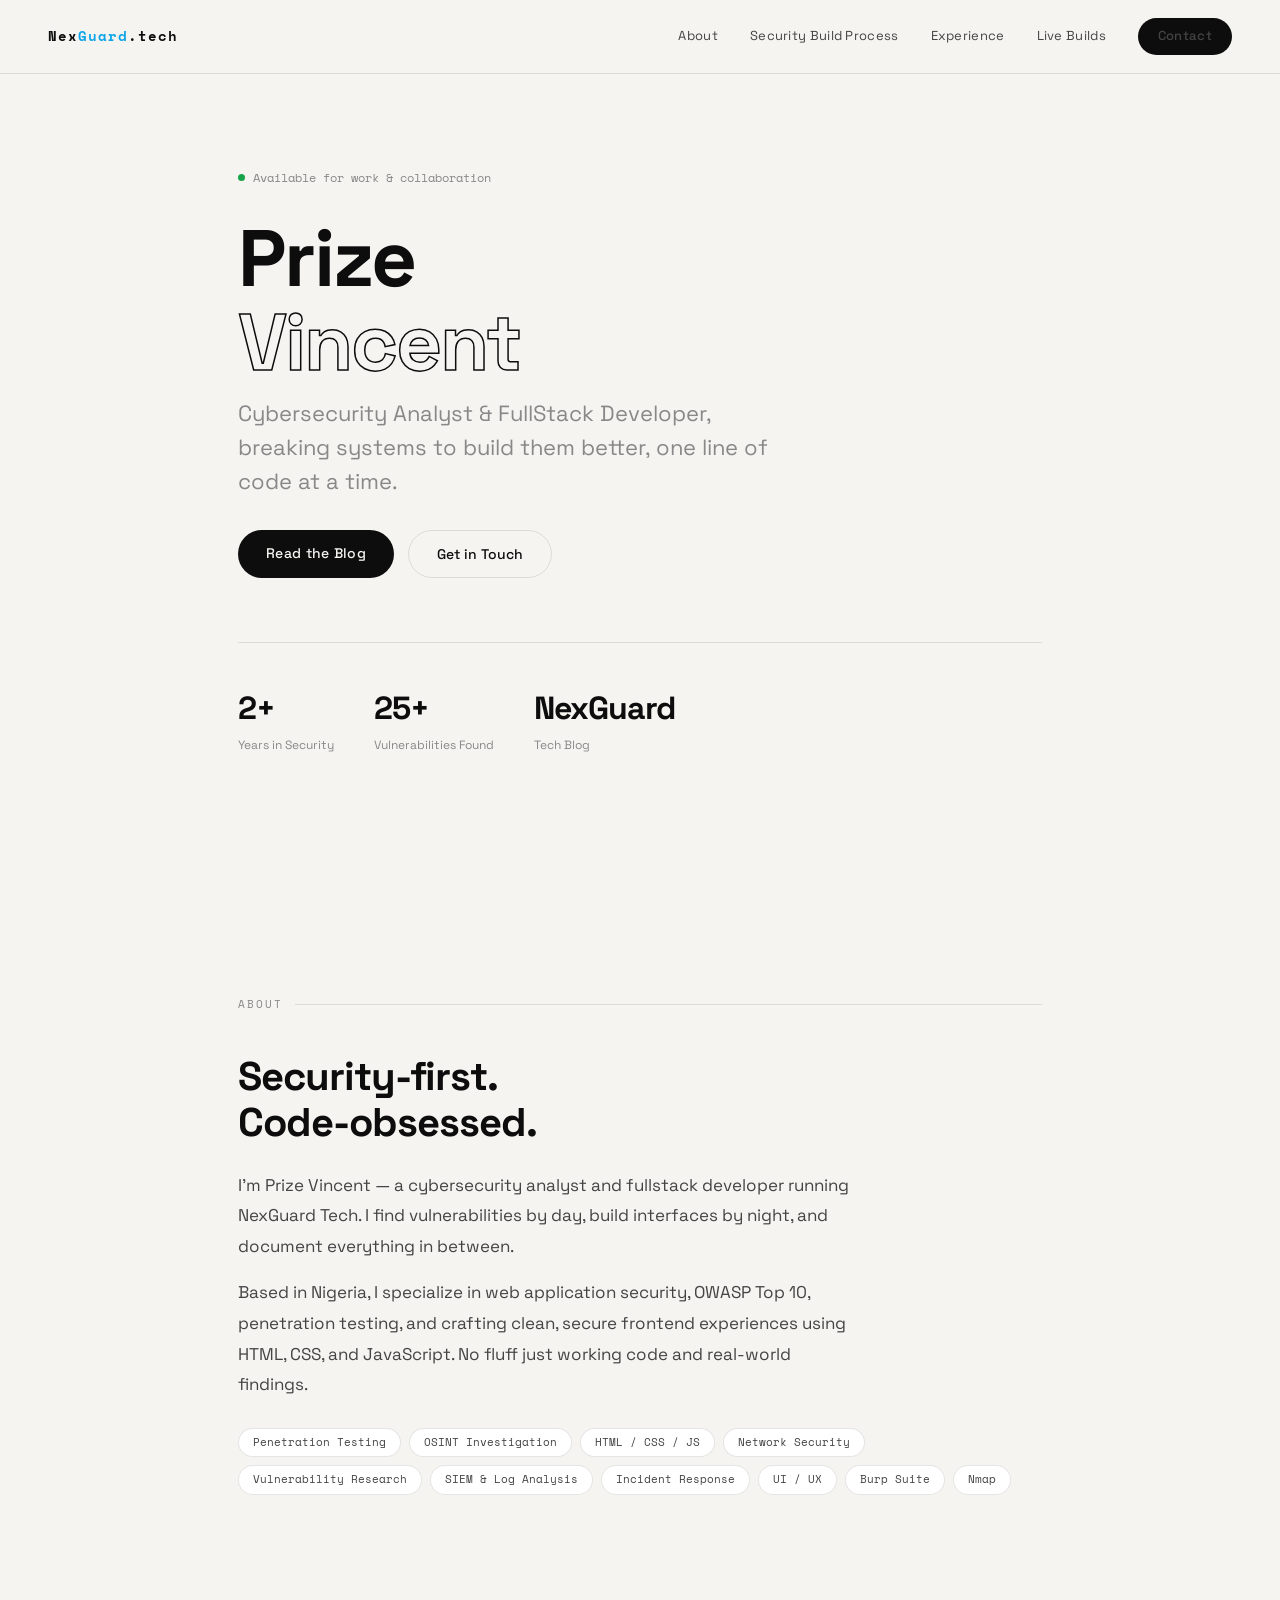
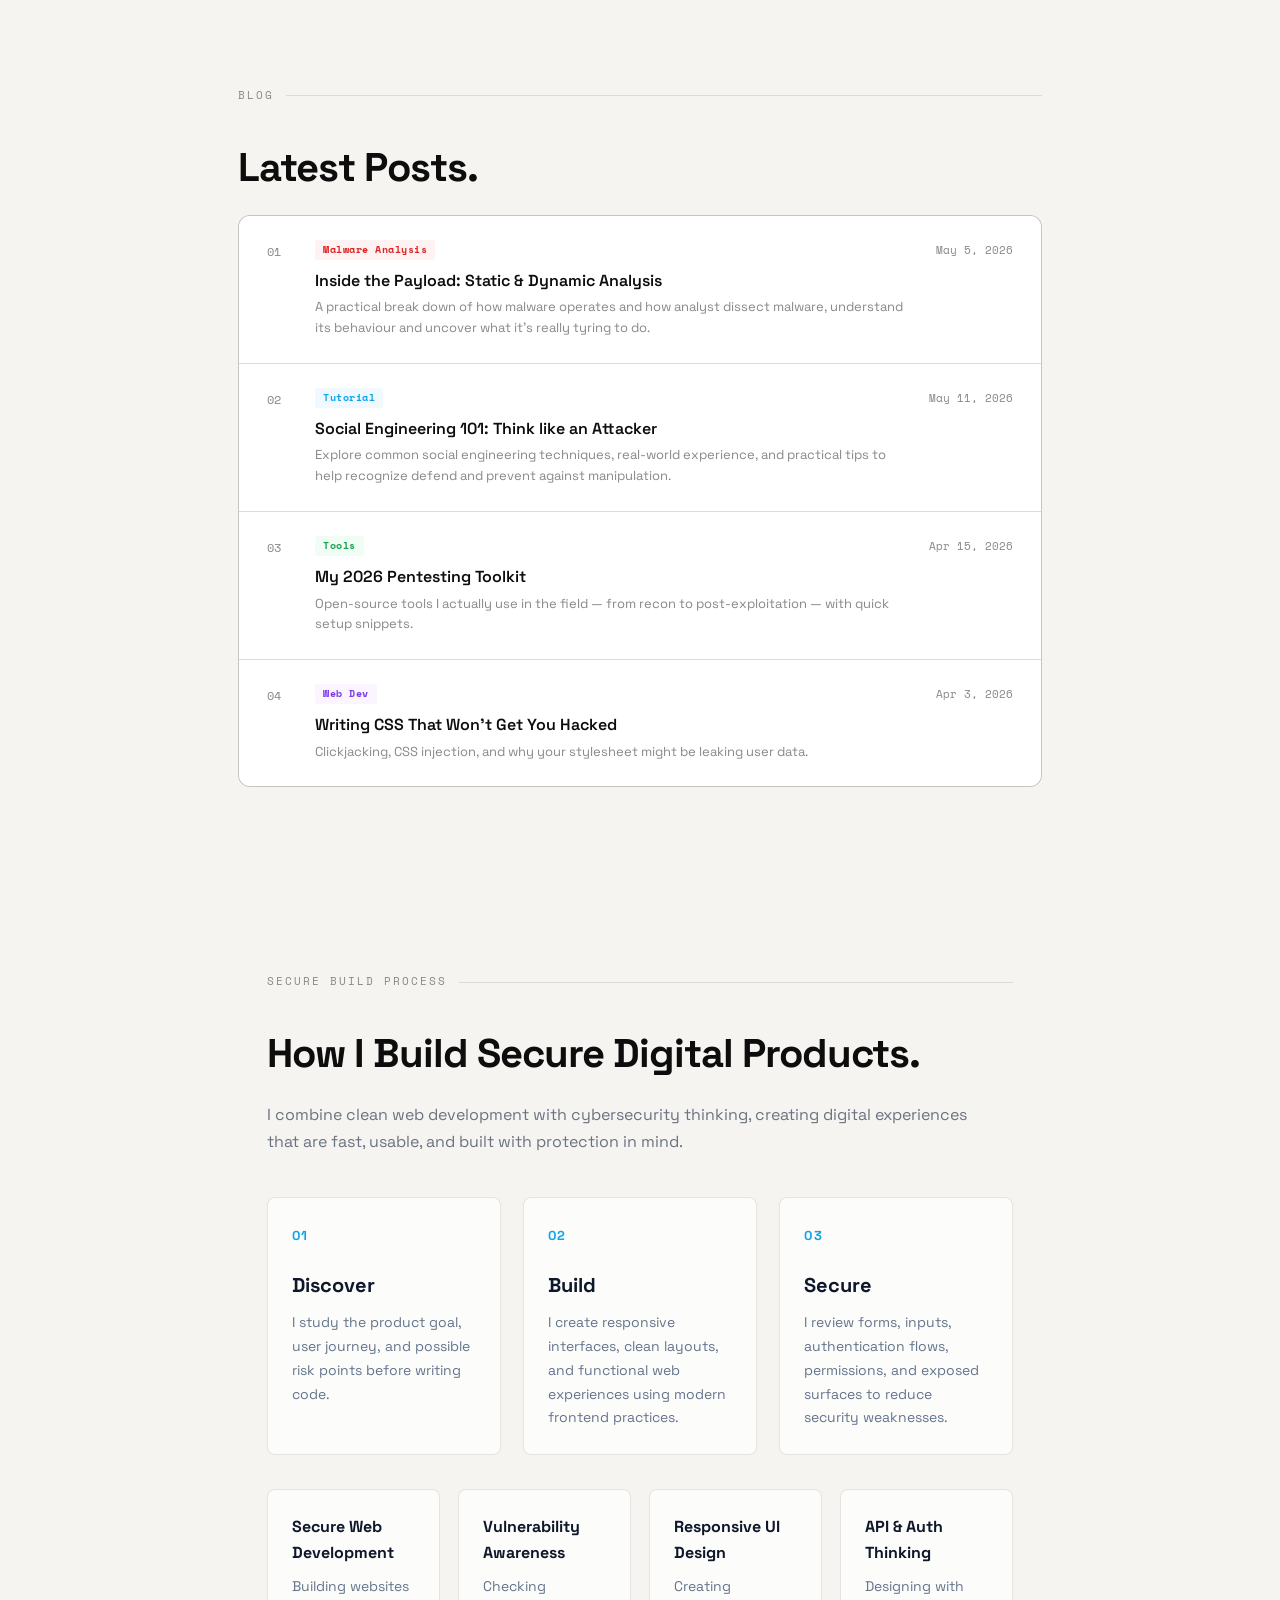
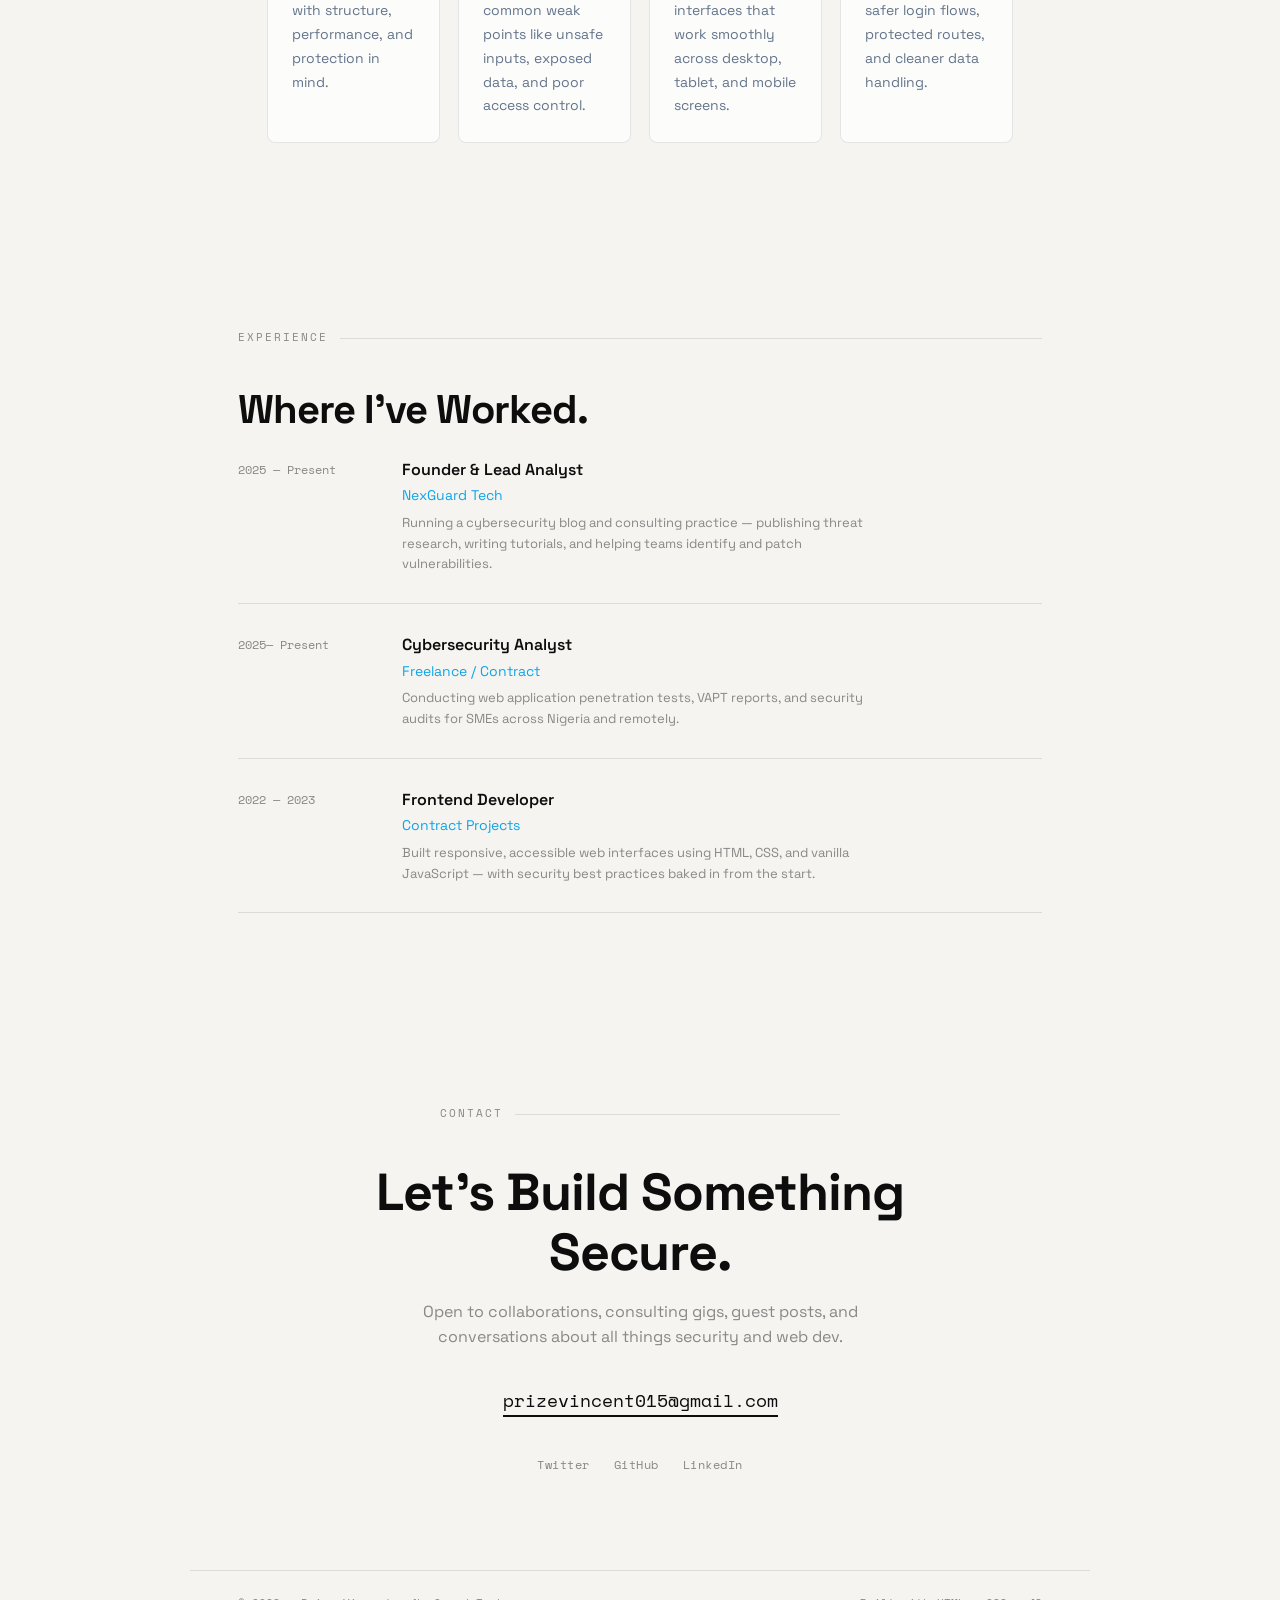
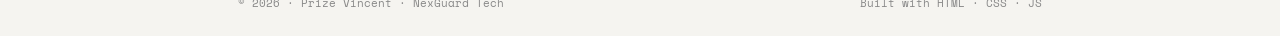
<file: My Portfolio/index.html>
<!DOCTYPE html>
<html lang="en">
<head>
<meta charset="UTF-8"/>
<meta name="viewport" content="width=device-width, initial-scale=1.0"/>
<title>Prize Vincent — NexGuard Tech</title>
<link rel="preconnect" href="https://fonts.googleapis.com"/>
<link href="https://fonts.googleapis.com/css2?family=Space+Grotesk:wght@300;400;500;600;700&family=Space+Mono:wght@400;700&display=swap" rel="stylesheet"/>
<link rel="stylesheet" href="style.css"/>
</head>
<body>

<!-- NAV -->
<nav>
  <a class="nav-logo" href="#hero">Nex<span>Guard</span>.tech</a>
  <div class="nav-links">
    <a href="#about">About</a>
    <a href="#code">Security Build Process</a>
    <a href="#experience">Experience</a>
    <a href="live-builds.html">Live Builds</a>
    <a href="#contact" class="nav-cta">Contact</a>
  </div>
</nav>

<!-- HERO -->
<section id="hero">
  <div class="hero-tag">
    <span class="hero-dot"></span>
    Available for work &amp; collaboration
  </div>
  <h1 class="hero-name">Prize<br><em>Vincent</em></h1>
  <p class="hero-sub">Cybersecurity Analyst &amp; FullStack Developer, breaking systems to build them better, one line of code at a time.</p>
  <div class="hero-actions">
    <a href="#blog" class="btn-primary">Read the Blog</a>
    <a href="#contact" class="btn-ghost">Get in Touch</a>
  </div>
  <div class="hero-stats">
    <div>
      <div class="stat-num">2+</div>
      <div class="stat-label">Years in Security</div>
    </div>
    <div>
      <div class="stat-num">25+</div>
      <div class="stat-label">Vulnerabilities Found</div>
    </div>
    <div>
      <div class="stat-num">NexGuard</div>
      <div class="stat-label">Tech Blog</div>
    </div>
  </div>
</section>

<!-- ABOUT -->
<section id="about">
  <div class="section-label">About</div>
  <h2 class="section-title">Security-first.<br>Code-obsessed.</h2>
  <p>I'm Prize Vincent — a cybersecurity analyst and fullstack developer running NexGuard Tech. I find vulnerabilities by day, build interfaces by night, and document everything in between.</p>
  <p>Based in Nigeria, I specialize in web application security, OWASP Top 10, penetration testing, and crafting clean, secure frontend experiences using HTML, CSS, and JavaScript. No fluff just working code and real-world findings.</p>
  <div class="about-chips">
    <span class="chip">Penetration Testing</span>
    <span class="chip">OSINT Investigation</span>
    <span class="chip">HTML / CSS / JS</span>
    <span class="chip">Network Security</span>
    <span class="chip">Vulnerability Research</span>
    <span class="chip">SIEM & Log Analysis</span>
    <span class="chip">Incident Response</span>
    <span class="chip">UI / UX</span>
    <span class="chip">Burp Suite</span>
    <span class="chip">Nmap</span>
  </div>
</section>

<!-- BLOG -->
<section id="blog">
  <div class="section-label">Blog</div>
  <h2 class="section-title">Latest Posts.</h2>
  <div class="posts-grid">
    <div class="post-item">
      <span class="post-num">01</span>
      <div class="post-body">
        <div class="post-tags"><span class="tag threat">Malware Analysis</span></div>
        <div class="post-title">Inside the Payload: Static & Dynamic Analysis</div>
        <div class="post-excerpt">A practical break down of how malware operates and how analyst dissect malware, understand its behaviour and uncover what it's really tyring to do.</div>
      </div>
      <span class="post-date">May 5, 2026</span>
    </div>
    <div class="post-item">
      <span class="post-num">02</span>
      <div class="post-body">
        <div class="post-tags"><span class="tag tutorial">Tutorial</span></div>
        <div class="post-title">Social Engineering 101: Think like an Attacker</div>
        <div class="post-excerpt">Explore common social engineering techniques, real-world experience, and practical tips to help recognize defend and prevent against manipulation.</div>
      </div>
      <span class="post-date">May 11, 2026</span>
    </div>
    <div class="post-item">
      <span class="post-num">03</span>
      <div class="post-body">
        <div class="post-tags"><span class="tag tools">Tools</span></div>
        <div class="post-title">My 2026 Pentesting Toolkit</div>
        <div class="post-excerpt">Open-source tools I actually use in the field — from recon to post-exploitation — with quick setup snippets.</div>
      </div>
      <span class="post-date">Apr 15, 2026</span>
    </div>
    <div class="post-item">
      <span class="post-num">04</span>
      <div class="post-body">
        <div class="post-tags"><span class="tag web">Web Dev</span></div>
        <div class="post-title">Writing CSS That Won't Get You Hacked</div>
        <div class="post-excerpt">Clickjacking, CSS injection, and why your stylesheet might be leaking user data.</div>
      </div>
      <span class="post-date">Apr 3, 2026</span>
    </div>
  </div>
</section>

<!-- SECURE BUILD PROCESS -->
<section id="code" class="secure-build">
  <div class="section-label">Secure Build Process</div>
  <h2 class="section-title">How I Build Secure Digital Products.</h2>
  <p class="code-intro">
    I combine clean web development with cybersecurity thinking, creating digital experiences that are fast, usable, and built with protection in mind.
  </p>

  <div class="build-flow">
    <div class="build-step">
      <span class="step-number">01</span>
      <h3>Discover</h3>
      <p>
        I study the product goal, user journey, and possible risk points before writing code.
      </p>
    </div>

    <div class="build-step">
      <span class="step-number">02</span>
      <h3>Build</h3>
      <p>
        I create responsive interfaces, clean layouts, and functional web experiences using modern frontend practices.
      </p>
    </div>

    <div class="build-step">
      <span class="step-number">03</span>
      <h3>Secure</h3>
      <p>
        I review forms, inputs, authentication flows, permissions, and exposed surfaces to reduce security weaknesses.
      </p>
    </div>
  </div>

  <div class="security-grid">
    <div class="security-card">
      <h4>Secure Web Development</h4>
      <p>Building websites with structure, performance, and protection in mind.</p>
    </div>

    <div class="security-card">
      <h4>Vulnerability Awareness</h4>
      <p>Checking common weak points like unsafe inputs, exposed data, and poor access control.</p>
    </div>

    <div class="security-card">
      <h4>Responsive UI Design</h4>
      <p>Creating interfaces that work smoothly across desktop, tablet, and mobile screens.</p>
    </div>

    <div class="security-card">
      <h4>API & Auth Thinking</h4>
      <p>Designing with safer login flows, protected routes, and cleaner data handling.</p>
    </div>
  </div>
</section>


<!-- EXPERIENCE -->
<section id="experience">
  <div class="section-label">Experience</div>
  <h2 class="section-title">Where I've Worked.</h2>
  <div class="exp-list">
    <div class="exp-item">
      <div class="exp-date">2025 — Present</div>
      <div>
        <div class="exp-role">Founder &amp; Lead Analyst</div>
        <div class="exp-company">NexGuard Tech</div>
        <div class="exp-desc">Running a cybersecurity blog and consulting practice — publishing threat research, writing tutorials, and helping teams identify and patch vulnerabilities.</div>
      </div>
    </div>
    <div class="exp-item">
      <div class="exp-date">2025— Present</div>
      <div>
        <div class="exp-role">Cybersecurity Analyst</div>
        <div class="exp-company">Freelance / Contract</div>
        <div class="exp-desc">Conducting web application penetration tests, VAPT reports, and security audits for SMEs across Nigeria and remotely.</div>
      </div>
    </div>
    <div class="exp-item">
      <div class="exp-date">2022 — 2023</div>
      <div>
        <div class="exp-role">Frontend Developer</div>
        <div class="exp-company">Contract Projects</div>
        <div class="exp-desc">Built responsive, accessible web interfaces using HTML, CSS, and vanilla JavaScript — with security best practices baked in from the start.</div>
      </div>
    </div>
  </div>
</section>

<!-- CONTACT -->
<section id="contact">
  <div class="section-label" style="justify-content:center; max-width:400px; margin:0 auto 40px;">Contact</div>
  <h2 class="section-title" style="max-width:560px; margin:0 auto 16px;">Let's Build Something Secure.</h2>
  <p>Open to collaborations, consulting gigs, guest posts, and conversations about all things security and web dev.</p>
  <a href="mailto:hello@nexguardtech.com" class="contact-email">prizevincent015@gmail.com</a>
  <div class="social-links">
    <a href="#">Twitter</a>
    <a href="#">GitHub</a>
    <a href="#">LinkedIn</a>
  </div>
</section>

<!-- FOOTER -->
<footer>
  <span>© 2026 · Prize Vincent · NexGuard Tech</span>
  <span>Built with HTML · CSS · JS</span>
</footer>

<script>
function cp(btn, id) {
  const el = document.getElementById(id);
  let text = el.value;
  text = text.replace(/&lt;/g,'<').replace(/&gt;/g,'>').replace(/&amp;/g,'&');
  if (navigator.clipboard) {
    navigator.clipboard.writeText(text).then(() => flash(btn));
  } else {
    el.select(); document.execCommand('copy'); flash(btn);
  }
}
function flash(btn) {
  btn.textContent = 'Copied!';
  btn.classList.add('ok');
  setTimeout(() => { btn.textContent = 'Copy'; btn.classList.remove('ok'); }, 2000);
}
</script>
</body>
</html>
</file>
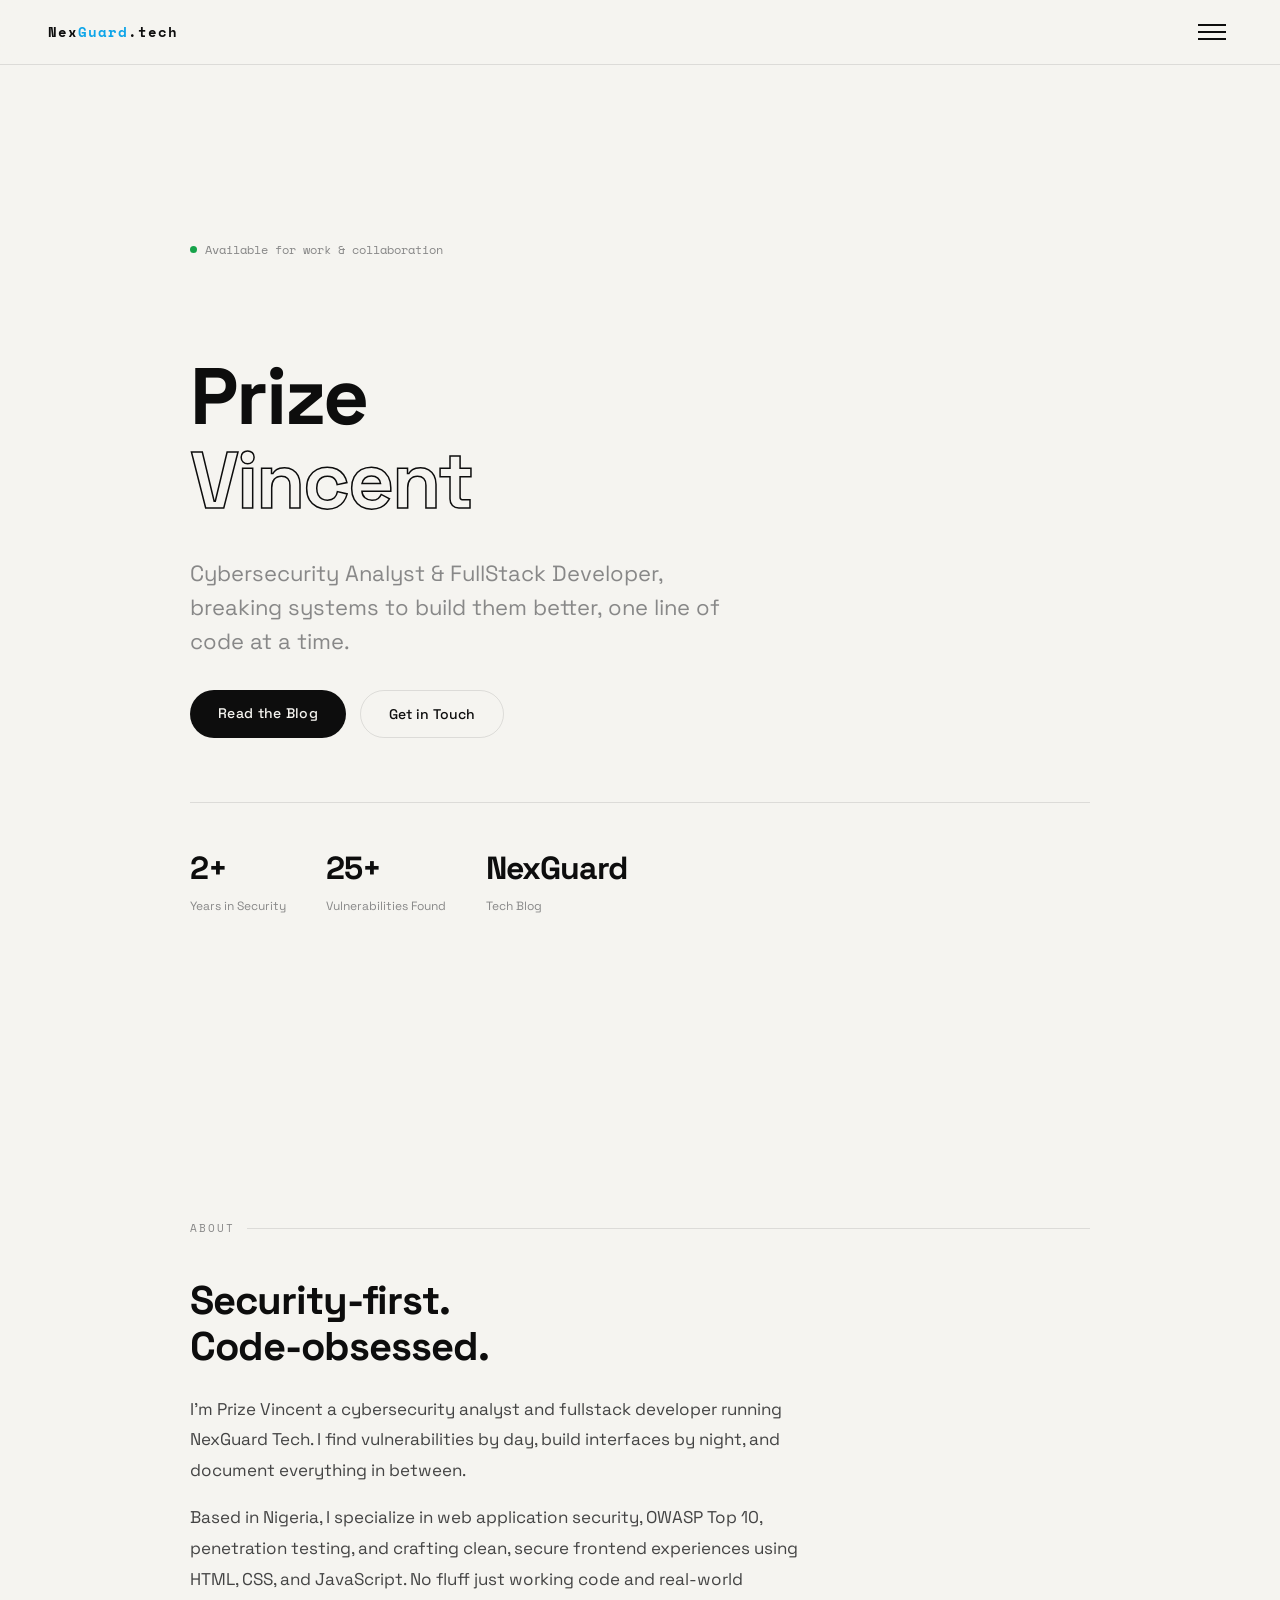
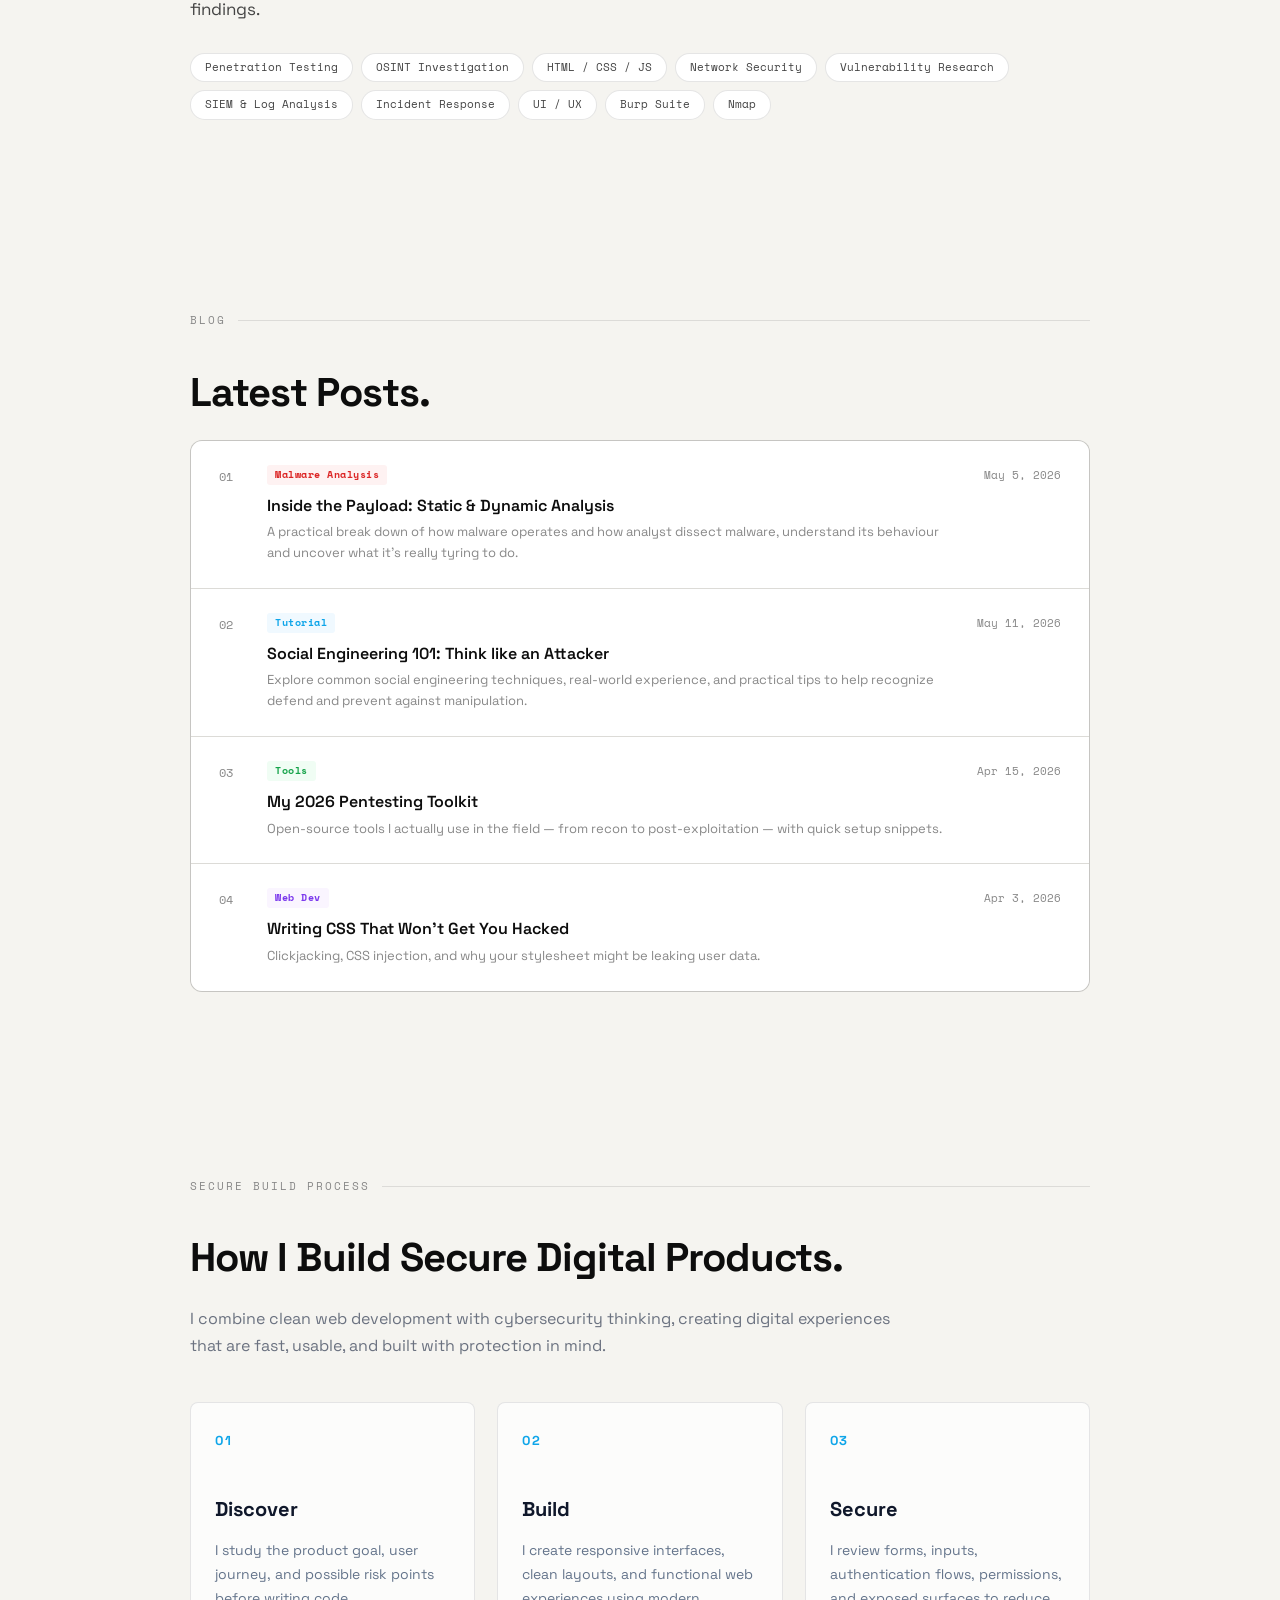
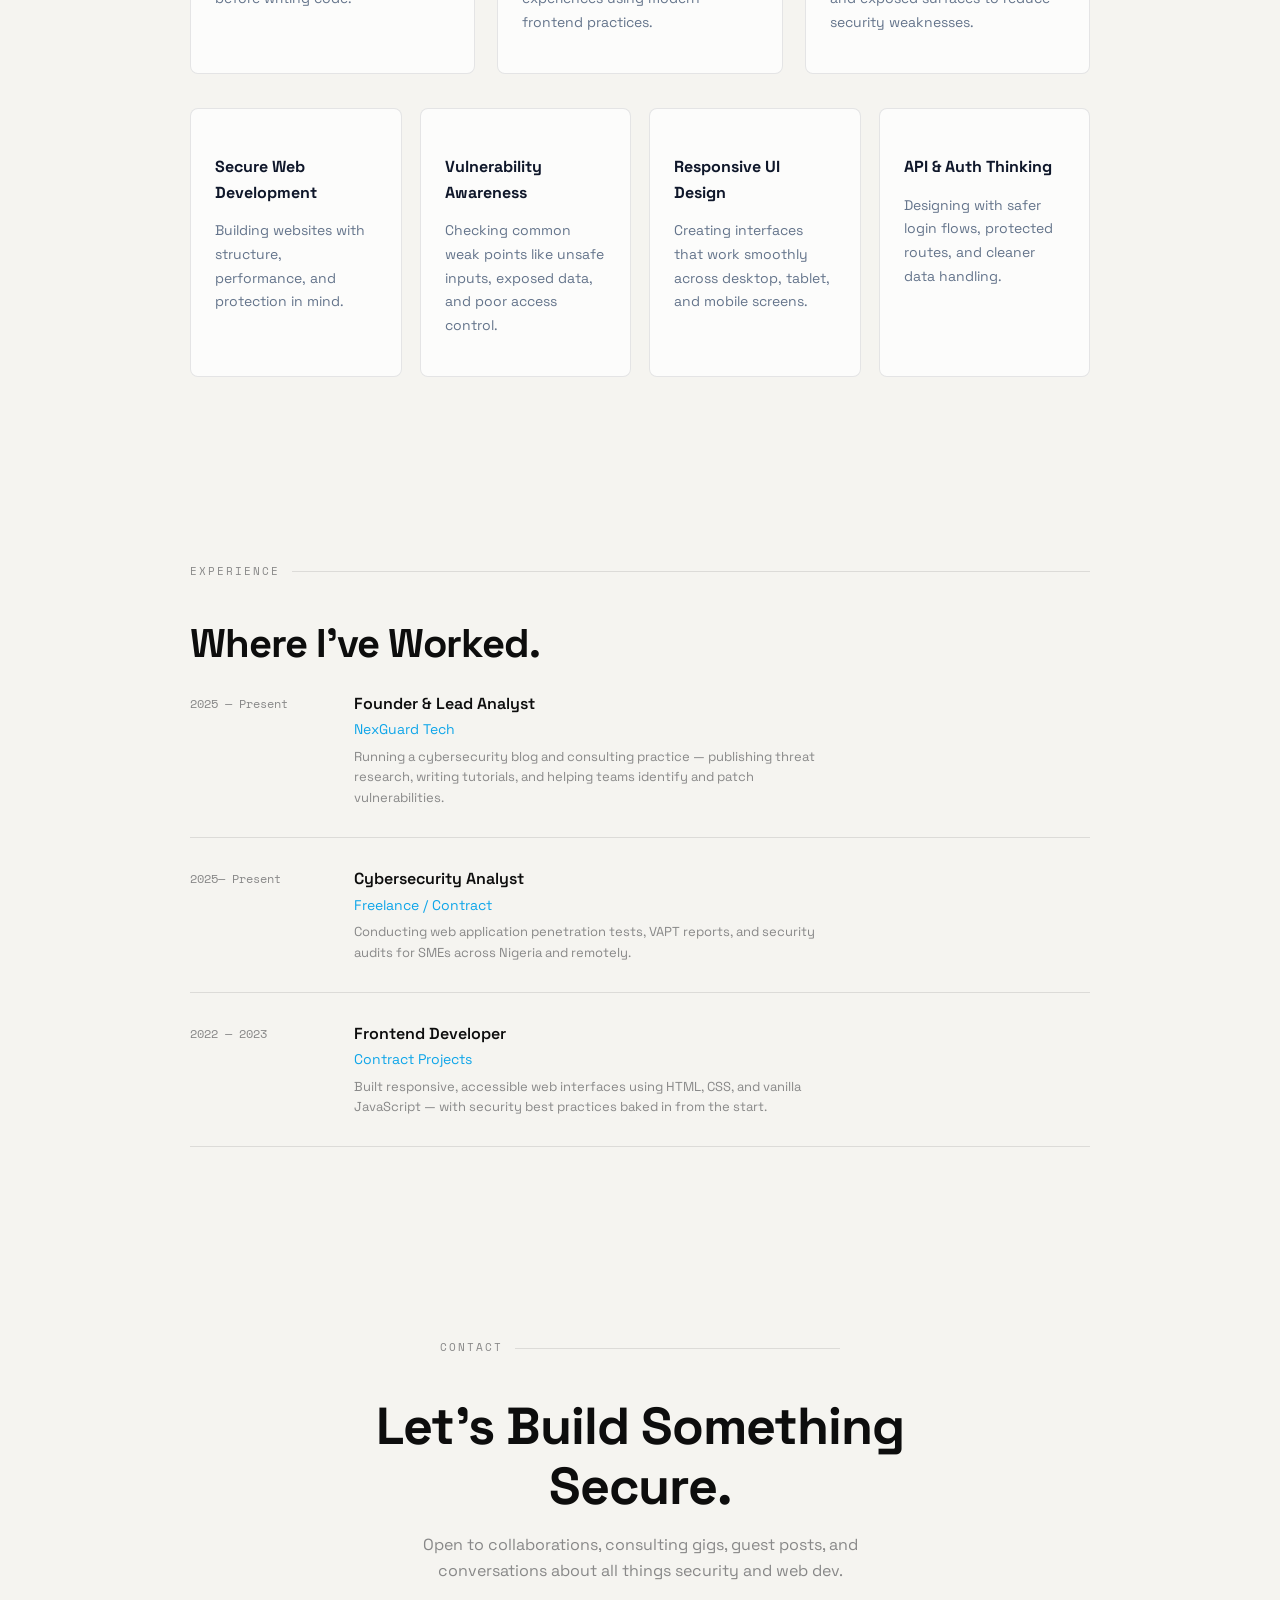
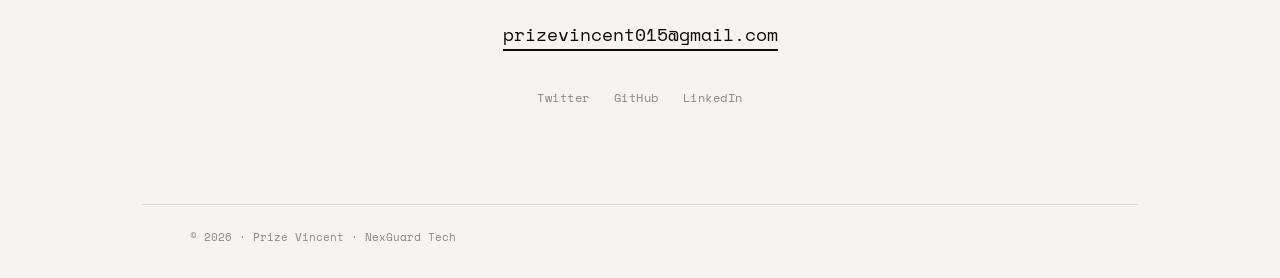
<file: CODING folders/My Portfolio/index.html>
<!DOCTYPE html>
<html lang="en">
<head>
<meta charset="UTF-8"/>
<meta name="viewport" content="width=device-width, initial-scale=1.0"/>
<title>NexGuard Tech</title>
<link rel="preconnect" href="https://fonts.googleapis.com"/>
<link href="https://fonts.googleapis.com/css2?family=Space+Grotesk:wght@300;400;500;600;700&family=Space+Mono:wght@400;700&display=swap" rel="stylesheet"/>
<link rel="stylesheet" href="style.css"/>
</head>
<body>
<!-- NAV -->
<nav>
  <a class="nav-logo" href="#hero">Nex<span>Guard</span>.tech</a>

  <button class="menu-toggle" aria-label="Open menu">
    <span></span>
    <span></span>
    <span></span>
  </button>

  <div class="nav-links">
    <a href="#about">About</a>
    <a href="#code">Security Build Process</a>
    <a href="#experience">Experience</a>
    <a href="live-builds.html">Live Builds</a>
    <a href="#contact" class="nav-cta">Contact</a>
  </div>
</nav>


<!-- HERO -->
<section id="hero">
  <div class="hero-tag">
    <span class="hero-dot"></span>
    Available for work &amp; collaboration
  </div>
  <h1 class="hero-name">Prize<br><em>Vincent</em></h1>
  <p class="hero-sub">Cybersecurity Analyst &amp; FullStack Developer, breaking systems to build them better, one line of code at a time.</p>
  <div class="hero-actions">
    <a href="#blog" class="btn-primary">Read the Blog</a>
    <a href="#contact" class="btn-ghost">Get in Touch</a>
  </div>
  <div class="hero-stats">
    <div>
      <div class="stat-num">2+</div>
      <div class="stat-label">Years in Security</div>
    </div>
    <div>
      <div class="stat-num">25+</div>
      <div class="stat-label">Vulnerabilities Found</div>
    </div>
    <div>
      <div class="stat-num">NexGuard</div>
      <div class="stat-label">Tech Blog</div>
    </div>
  </div>
</section>

<!-- ABOUT -->
<section id="about">
  <div class="section-label">About</div>
  <h2 class="section-title">Security-first.<br>Code-obsessed.</h2>
  <p>I'm Prize Vincent a cybersecurity analyst and fullstack developer running NexGuard Tech. I find vulnerabilities by day, build interfaces by night, and document everything in between.</p>
  <p>Based in Nigeria, I specialize in web application security, OWASP Top 10, penetration testing, and crafting clean, secure frontend experiences using HTML, CSS, and JavaScript. No fluff just working code and real-world findings.</p>
  <div class="about-chips">
    <span class="chip">Penetration Testing</span>
    <span class="chip">OSINT Investigation</span>
    <span class="chip">HTML / CSS / JS</span>
    <span class="chip">Network Security</span>
    <span class="chip">Vulnerability Research</span>
    <span class="chip">SIEM & Log Analysis</span>
    <span class="chip">Incident Response</span>
    <span class="chip">UI / UX</span>
    <span class="chip">Burp Suite</span>
    <span class="chip">Nmap</span>
  </div>
</section>

<!-- BLOG -->
<section id="blog">
  <div class="section-label">Blog</div>
  <h2 class="section-title">Latest Posts.</h2>
  <div class="posts-grid">
    <div class="post-item">
      <span class="post-num">01</span>
      <div class="post-body">
        <div class="post-tags"><span class="tag threat">Malware Analysis</span></div>
        <div class="post-title">Inside the Payload: Static & Dynamic Analysis</div>
        <div class="post-excerpt">A practical break down of how malware operates and how analyst dissect malware, understand its behaviour and uncover what it's really tyring to do.</div>
      </div>
      <span class="post-date">May 5, 2026</span>
    </div>
    <div class="post-item">
      <span class="post-num">02</span>
      <div class="post-body">
        <div class="post-tags"><span class="tag tutorial">Tutorial</span></div>
        <div class="post-title">Social Engineering 101: Think like an Attacker</div>
        <div class="post-excerpt">Explore common social engineering techniques, real-world experience, and practical tips to help recognize defend and prevent against manipulation.</div>
      </div>
      <span class="post-date">May 11, 2026</span>
    </div>
    <div class="post-item">
      <span class="post-num">03</span>
      <div class="post-body">
        <div class="post-tags"><span class="tag tools">Tools</span></div>
        <div class="post-title">My 2026 Pentesting Toolkit</div>
        <div class="post-excerpt">Open-source tools I actually use in the field — from recon to post-exploitation — with quick setup snippets.</div>
      </div>
      <span class="post-date">Apr 15, 2026</span>
    </div>
    <div class="post-item">
      <span class="post-num">04</span>
      <div class="post-body">
        <div class="post-tags"><span class="tag web">Web Dev</span></div>
        <div class="post-title">Writing CSS That Won't Get You Hacked</div>
        <div class="post-excerpt">Clickjacking, CSS injection, and why your stylesheet might be leaking user data.</div>
      </div>
      <span class="post-date">Apr 3, 2026</span>
    </div>
  </div>
</section>

<!-- SECURE BUILD PROCESS -->
<section id="code" class="secure-build">
  <div class="section-label">Secure Build Process</div>
  <h2 class="section-title">How I Build Secure Digital Products.</h2>
  <p class="code-intro">
    I combine clean web development with cybersecurity thinking, creating digital experiences that are fast, usable, and built with protection in mind.
  </p>

  <div class="build-flow">
    <div class="build-step">
      <span class="step-number">01</span>
      <h3>Discover</h3>
      <p>
        I study the product goal, user journey, and possible risk points before writing code.
      </p>
    </div>

    <div class="build-step">
      <span class="step-number">02</span>
      <h3>Build</h3>
      <p>
        I create responsive interfaces, clean layouts, and functional web experiences using modern frontend practices.
      </p>
    </div>

    <div class="build-step">
      <span class="step-number">03</span>
      <h3>Secure</h3>
      <p>
        I review forms, inputs, authentication flows, permissions, and exposed surfaces to reduce security weaknesses.
      </p>
    </div>
  </div>

  <div class="security-grid">
    <div class="security-card">
      <h4>Secure Web Development</h4>
      <p>Building websites with structure, performance, and protection in mind.</p>
    </div>

    <div class="security-card">
      <h4>Vulnerability Awareness</h4>
      <p>Checking common weak points like unsafe inputs, exposed data, and poor access control.</p>
    </div>

    <div class="security-card">
      <h4>Responsive UI Design</h4>
      <p>Creating interfaces that work smoothly across desktop, tablet, and mobile screens.</p>
    </div>

    <div class="security-card">
      <h4>API & Auth Thinking</h4>
      <p>Designing with safer login flows, protected routes, and cleaner data handling.</p>
    </div>
  </div>
</section>


<!-- EXPERIENCE -->
<section id="experience">
  <div class="section-label">Experience</div>
  <h2 class="section-title">Where I've Worked.</h2>
  <div class="exp-list">
    <div class="exp-item">
      <div class="exp-date">2025 — Present</div>
      <div>
        <div class="exp-role">Founder &amp; Lead Analyst</div>
        <div class="exp-company">NexGuard Tech</div>
        <div class="exp-desc">Running a cybersecurity blog and consulting practice — publishing threat research, writing tutorials, and helping teams identify and patch vulnerabilities.</div>
      </div>
    </div>
    <div class="exp-item">
      <div class="exp-date">2025— Present</div>
      <div>
        <div class="exp-role">Cybersecurity Analyst</div>
        <div class="exp-company">Freelance / Contract</div>
        <div class="exp-desc">Conducting web application penetration tests, VAPT reports, and security audits for SMEs across Nigeria and remotely.</div>
      </div>
    </div>
    <div class="exp-item">
      <div class="exp-date">2022 — 2023</div>
      <div>
        <div class="exp-role">Frontend Developer</div>
        <div class="exp-company">Contract Projects</div>
        <div class="exp-desc">Built responsive, accessible web interfaces using HTML, CSS, and vanilla JavaScript — with security best practices baked in from the start.</div>
      </div>
    </div>
  </div>
</section>

<!-- CONTACT -->
<section id="contact">
  <div class="section-label" style="justify-content:center; max-width:400px; margin:0 auto 40px;">Contact</div>
  <h2 class="section-title" style="max-width:560px; margin:0 auto 16px;">Let's Build Something Secure.</h2>
  <p>Open to collaborations, consulting gigs, guest posts, and conversations about all things security and web dev.</p>
  <a href="mailto:prizevincent015@gmail.com" class="contact-email">prizevincent015@gmail.com</a>
  <div class="social-links">
    <a href="#" target="_blank">Twitter</a>
    <a href="https://github.com/prize22" target="_blank">GitHub</a>
    <a href="https://linkedin.com/in/prize-vincent-7643a6345" target="_blank">LinkedIn</a>
  </div>
</section>

<!-- FOOTER -->
<footer>
  <span>© 2026 · Prize Vincent · NexGuard Tech</span>

</footer>

<script>
  const menuToggle = document.querySelector(".menu-toggle");
  const navLinks = document.querySelector(".nav-links");

  menuToggle.addEventListener("click", () => {
    navLinks.classList.toggle("active");
  });
</script>

</body>
</html>
</file>
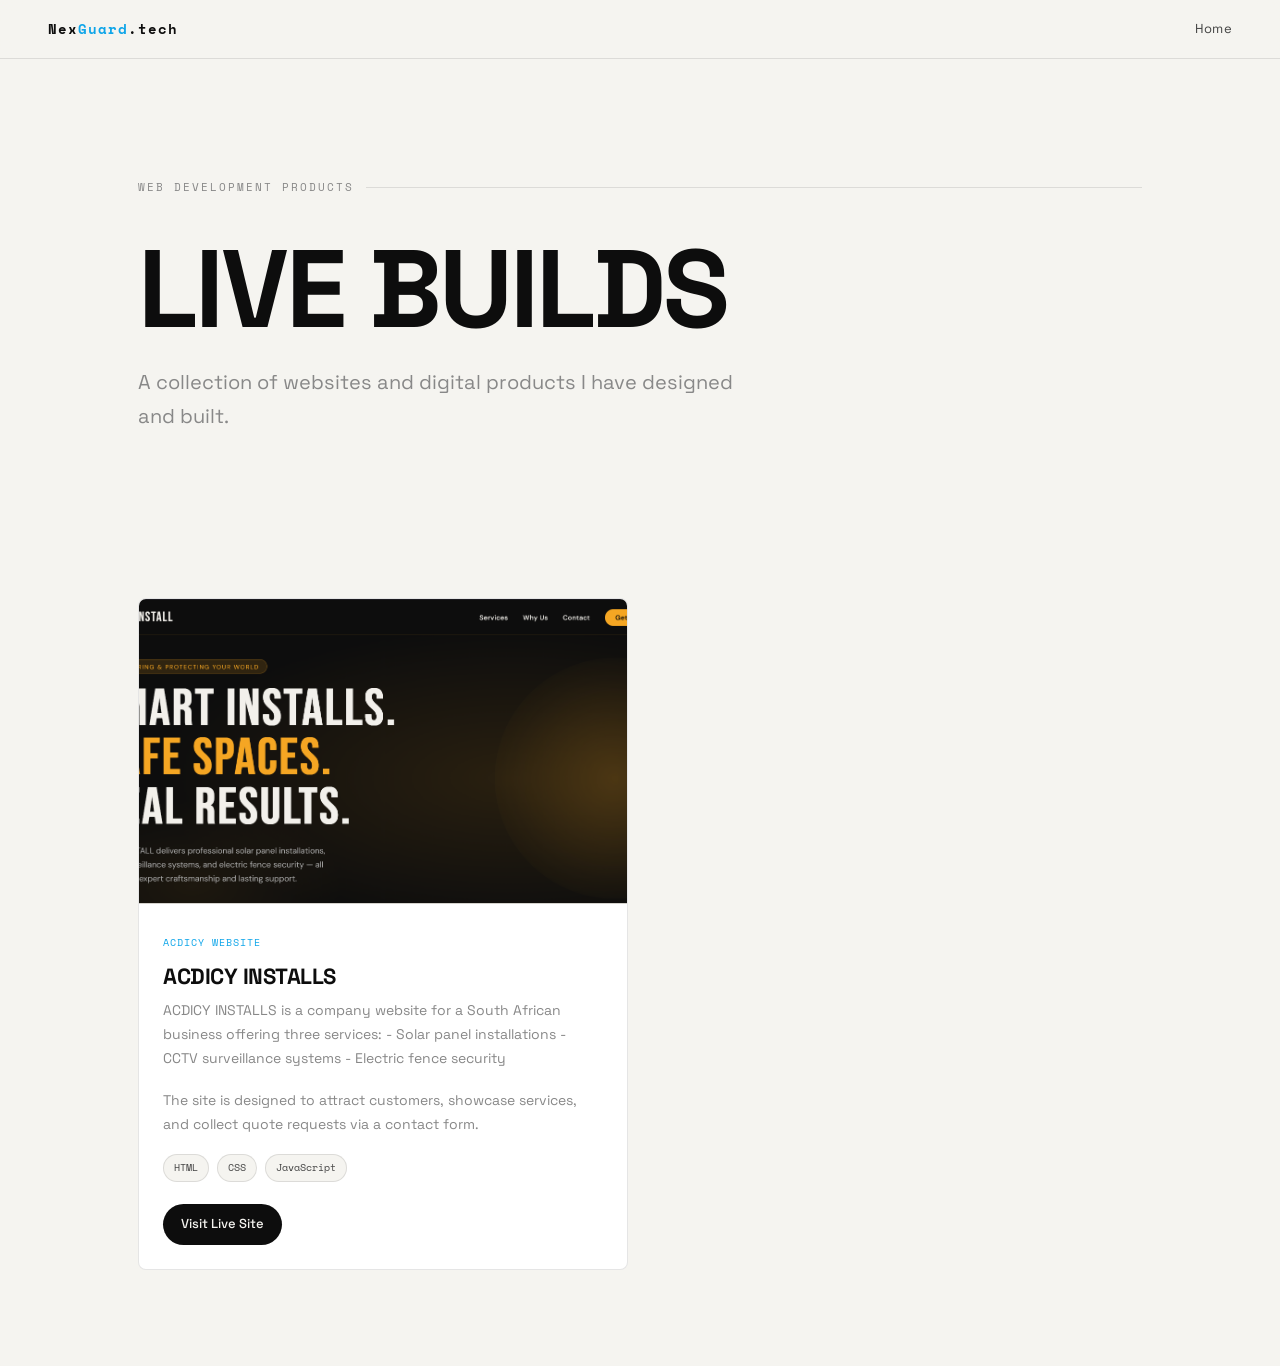
<file: My Portfolio/live-builds.html>
<!DOCTYPE html>
<html lang="en">
<head>
  <meta charset="UTF-8">
  <meta name="viewport" content="width=device-width, initial-scale=1.0">
  <title>Live Builds</title>

  <link rel="stylesheet" href="style.css">
  <link rel="preconnect" href="https://fonts.googleapis.com">
    <link href="https://fonts.googleapis.com/css2?family=Space+Grotesk:wght@300;400;500;600;700&family=Space+Mono:wght@400;700&display=swap" rel="stylesheet">
    <link rel="stylesheet" href="style.css">

</head>
<body>

  <!-- NAV -->
  <nav>
    <a class="nav-logo" href="index.html#hero">Nex<span>Guard</span>.tech</a>
    <div class="nav-links">
        <a href="index.html">Home</a>
    </div>
  </nav>

  <section class="live-builds-hero">
    <div class="section-label">Web Development Products</div>
    <h1>LIVE BUILDS</h1>
    <p>
      A collection of websites and digital products I have designed and built.
    </p>
  </section>

 <section class="live-builds-section">
  <div class="live-builds-grid">
    <article class="live-build-card">
      <div class="live-build-preview slider">
        <div class="slide-track">
          <img src="images/acdicy.png" alt="Acdicy website preview">
          <img src="images/acdicy-2.png" alt="Acdicy website second preview">
        </div>
      </div>

        <div class="live-build-content">
          <span class="live-build-category">Acdicy Website</span>
          <h2>ACDICY INSTALLS</h2>
          <p>
            ACDICY INSTALLS is a company website for a South African business offering three services:

-  Solar panel installations
-  CCTV surveillance systems
-  Electric fence security
</p>
<p>
The site is designed to attract customers, showcase services, and collect quote requests via a contact form.
          </p>

          <div class="live-build-stack">
            <span>HTML</span>
            <span>CSS</span>
            <span>JavaScript</span>
          </div>

          <a class="live-build-link" href="https://acdicy.netlify.app/" target="_blank" rel="noopener">
            Visit Live Site
          </a>
        </div>
      </article>
    </div>
  </section>

</body>
</html>
</file>
<file: My Portfolio/style.css>
*,
*::before,
*::after {
  box-sizing: border-box;
  margin: 0;
  padding: 0;
}

:root {
  --bg: #f5f4f0;
  --bg2: #eceae3;
  --fg: #0d0d0d;
  --fg2: #444;
  --fg3: #888;
  --accent: #1a1a2e;
  --cyan: #0ea5e9;
  --green: #16a34a;
  --red: #dc2626;
  --border: rgba(0, 0, 0, 0.1);
  --card: #fff;
  --mono: "Space Mono", monospace;
  --sans: "Space Grotesk", sans-serif;
}

html {
  scroll-behavior: smooth;
}

body {
  font-family: var(--sans);
  background: var(--bg);
  color: var(--fg);
  line-height: 1.6;
  overflow-x: hidden;
}

/* ─── NAV ─── */
nav {
  position: fixed;
  top: 0;
  left: 0;
  right: 0;
  z-index: 100;
  display: flex;
  align-items: center;
  justify-content: space-between;
  padding: 18px 48px;
  background: rgba(245, 244, 240, 0.88);
  backdrop-filter: blur(12px);
  border-bottom: 1px solid var(--border);
}
.nav-logo {
  font-family: var(--mono);
  font-size: 14px;
  font-weight: 700;
  letter-spacing: 1px;
  color: var(--fg);
  text-decoration: none;
}
.nav-logo span {
  color: var(--cyan);
}
.nav-links {
  display: flex;
  gap: 32px;
  align-items: center;
}
.nav-links a {
  font-size: 13px;
  color: var(--fg2);
  text-decoration: none;
  letter-spacing: 0.3px;
  transition: color 0.2s;
}
.nav-links a:hover {
  color: var(--fg);
}
.nav-cta {
  font-size: 12px;
  padding: 8px 20px;
  background: var(--fg);
  color: var(--bg);
  border-radius: 100px;
  text-decoration: none;
  font-weight: 500;
  letter-spacing: 0.5px;
  transition: opacity 0.2s;
}
.nav-cta:hover {
  opacity: 0.8;
}

/* ─── SECTIONS ─── */
section {
  padding: 96px 48px;
  max-width: 900px;
  margin: 0 auto;
}

/* ─── HERO ─── */
#hero {
  min-height: 100vh;
  display: flex;
  flex-direction: column;
  justify-content: center;
  padding-top: 120px;
}
.hero-tag {
  display: inline-flex;
  align-items: center;
  gap: 8px;
  font-family: var(--mono);
  font-size: 12px;
  color: var(--fg3);
  margin-bottom: 28px;
}
.hero-dot {
  width: 7px;
  height: 7px;
  border-radius: 50%;
  background: var(--green);
  animation: blink 2s infinite;
}
@keyframes blink {
  0%,
  100% {
    opacity: 1;
  }
  50% {
    opacity: 0.2;
  }
}

h1.hero-name {
  font-size: clamp(48px, 8vw, 80px);
  font-weight: 700;
  line-height: 1.05;
  letter-spacing: -2px;
  color: var(--fg);
  margin-bottom: 12px;
}
h1.hero-name em {
  font-style: normal;
  color: transparent;
  -webkit-text-stroke: 1.5px var(--fg);
}
.hero-sub {
  font-size: clamp(16px, 2.5vw, 22px);
  color: var(--fg3);
  font-weight: 400;
  margin-bottom: 32px;
  max-width: 540px;
  line-height: 1.55;
}
.hero-actions {
  display: flex;
  gap: 14px;
  flex-wrap: wrap;
}
.btn-primary {
  padding: 12px 28px;
  background: var(--fg);
  color: var(--bg);
  border-radius: 100px;
  text-decoration: none;
  font-size: 14px;
  font-weight: 500;
  letter-spacing: 0.3px;
  transition: opacity 0.2s;
}
.btn-primary:hover {
  opacity: 0.75;
}
.btn-ghost {
  padding: 12px 28px;
  background: transparent;
  color: var(--fg);
  border-radius: 100px;
  text-decoration: none;
  font-size: 14px;
  font-weight: 500;
  border: 1px solid var(--border);
  transition: background 0.2s;
}
.btn-ghost:hover {
  background: var(--bg2);
}

.hero-stats {
  display: flex;
  gap: 40px;
  margin-top: 64px;
  padding-top: 40px;
  border-top: 1px solid var(--border);
}
.stat-num {
  font-size: 32px;
  font-weight: 700;
  color: var(--fg);
  letter-spacing: -1px;
}
.stat-label {
  font-size: 12px;
  color: var(--fg3);
  margin-top: 2px;
}

/* ─── SECTION HEADINGS ─── */
.section-label {
  font-family: var(--mono);
  font-size: 11px;
  letter-spacing: 2px;
  text-transform: uppercase;
  color: var(--fg3);
  margin-bottom: 40px;
  display: flex;
  align-items: center;
  gap: 12px;
}
.section-label::after {
  content: "";
  flex: 1;
  height: 1px;
  background: var(--border);
}

h2.section-title {
  font-size: clamp(28px, 4vw, 40px);
  font-weight: 700;
  letter-spacing: -1px;
  margin-bottom: 24px;
  line-height: 1.15;
}

/* ─── ABOUT ─── */
#about p {
  font-size: 17px;
  color: var(--fg2);
  max-width: 620px;
  line-height: 1.8;
  margin-bottom: 16px;
}
.about-chips {
  display: flex;
  flex-wrap: wrap;
  gap: 8px;
  margin-top: 28px;
}
.chip {
  font-family: var(--mono);
  font-size: 11px;
  padding: 5px 14px;
  border: 1px solid var(--border);
  border-radius: 100px;
  color: var(--fg2);
  background: var(--card);
}

/* ─── BLOG ─── */
.posts-grid {
  display: flex;
  flex-direction: column;
  gap: 1px;
  background: var(--border);
  border: 1px solid var(--border);
  border-radius: 12px;
  overflow: hidden;
}
.post-item {
  background: var(--card);
  padding: 24px 28px;
  display: flex;
  align-items: flex-start;
  gap: 20px;
  text-decoration: none;
  color: inherit;
  transition: background 0.15s;
  cursor: pointer;
}
.post-item:hover {
  background: var(--bg2);
}
.post-num {
  font-family: var(--mono);
  font-size: 12px;
  color: var(--fg3);
  min-width: 28px;
  padding-top: 2px;
}
.post-body {
  flex: 1;
}
.post-tags {
  display: flex;
  gap: 8px;
  margin-bottom: 8px;
}
.tag {
  font-family: var(--mono);
  font-size: 10px;
  letter-spacing: 0.5px;
  padding: 2px 8px;
  border-radius: 3px;
  font-weight: 700;
}
.tag.threat {
  background: #fef2f2;
  color: var(--red);
}
.tag.tutorial {
  background: #f0f9ff;
  color: var(--cyan);
}
.tag.tools {
  background: #f0fdf4;
  color: var(--green);
}
.tag.web {
  background: #faf5ff;
  color: #7c3aed;
}
.post-title {
  font-size: 16px;
  font-weight: 600;
  margin-bottom: 4px;
}
.post-excerpt {
  font-size: 13px;
  color: var(--fg3);
  line-height: 1.6;
}
.post-date {
  font-family: var(--mono);
  font-size: 11px;
  color: var(--fg3);
  min-width: 90px;
  text-align: right;
  padding-top: 2px;
}

.secure-build {
  padding: 90px 6%;
}

.secure-build .code-intro {
  max-width: 720px;
  margin-bottom: 42px;
  color: #6b7280;
  font-size: 16px;
  line-height: 1.7;
}

.build-flow {
  display: grid;
  grid-template-columns: repeat(3, 1fr);
  gap: 22px;
  margin-bottom: 34px;
}

.build-step,
.security-card {
  border: 1px solid rgba(15, 23, 42, 0.1);
  background: rgba(255, 255, 255, 0.72);
  border-radius: 8px;
  padding: 24px;
  transition: transform 0.25s ease, border-color 0.25s ease, box-shadow 0.25s ease;
}

.build-step:hover,
.security-card:hover {
  transform: translateY(-4px);
  border-color: rgba(14, 165, 233, 0.45);
  box-shadow: 0 18px 45px rgba(15, 23, 42, 0.08);
}

.step-number {
  display: inline-block;
  margin-bottom: 22px;
  color: #0ea5e9;
  font-size: 13px;
  font-weight: 700;
  letter-spacing: 1.5px;
}

.build-step h3,
.security-card h4 {
  margin-bottom: 10px;
  color: #0f172a;
  font-size: 20px;
}

.build-step p,
.security-card p {
  color: #64748b;
  font-size: 14px;
  line-height: 1.7;
}

.security-grid {
  display: grid;
  grid-template-columns: repeat(4, 1fr);
  gap: 18px;
}

.security-card h4 {
  font-size: 16px;
}

@media (max-width: 900px) {
  .build-flow,
  .security-grid {
    grid-template-columns: repeat(2, 1fr);
  }
}

@media (max-width: 620px) {
  .secure-build {
    padding: 70px 5%;
  }

  .build-flow,
  .security-grid {
    grid-template-columns: 1fr;
  }
}

/* ─── EXPERIENCE ─── */
.exp-list {
  display: flex;
  flex-direction: column;
}
.exp-item {
  display: grid;
  grid-template-columns: 140px 1fr;
  gap: 24px;
  padding: 28px 0;
  border-bottom: 1px solid var(--border);
  align-items: start;
}
.exp-item:first-child {
  padding-top: 0;
}
.exp-date {
  font-family: var(--mono);
  font-size: 12px;
  color: var(--fg3);
  padding-top: 3px;
}
.exp-role {
  font-size: 16px;
  font-weight: 600;
  color: var(--fg);
}
.exp-company {
  font-size: 14px;
  color: var(--cyan);
  margin-top: 2px;
}
.exp-desc {
  font-size: 13px;
  color: var(--fg3);
  margin-top: 6px;
  line-height: 1.6;
  max-width: 480px;
}

/* ─── CONTACT ─── */
#contact {
  text-align: center;
}
#contact h2 {
  font-size: clamp(32px, 5vw, 52px);
  max-width: 600px;
  margin: 0 auto 20px;
}
#contact p {
  color: var(--fg3);
  font-size: 16px;
  margin-bottom: 36px;
  max-width: 440px;
  margin-left: auto;
  margin-right: auto;
}
.contact-email {
  font-family: var(--mono);
  font-size: 18px;
  color: var(--fg);
  text-decoration: none;
  border-bottom: 2px solid var(--fg);
  padding-bottom: 2px;
  transition: opacity 0.2s;
}
.contact-email:hover {
  opacity: 0.5;
}
.social-links {
  display: flex;
  justify-content: center;
  gap: 24px;
  margin-top: 40px;
}
.social-links a {
  font-family: var(--mono);
  font-size: 12px;
  color: var(--fg3);
  text-decoration: none;
  letter-spacing: 0.5px;
  transition: color 0.2s;
}
.social-links a:hover {
  color: var(--fg);
}

/* ─── FOOTER ─── */
footer {
  max-width: 900px;
  margin: 0 auto;
  padding: 24px 48px;
  border-top: 1px solid var(--border);
  display: flex;
  justify-content: space-between;
  align-items: center;
  font-family: var(--mono);
  font-size: 11px;
  color: var(--fg3);
}


/* LIVE BUILDS PAGE */
.live-builds-hero {
  min-height: 62vh;
  max-width: 1100px;
  padding-top: 150px;
  display: flex;
  flex-direction: column;
  justify-content: center;
}

.live-builds-hero h1 {
  font-size: clamp(52px, 9vw, 110px);
  line-height: 0.95;
  letter-spacing: -3px;
  margin-bottom: 24px;
  color: var(--fg);
}

.live-builds-hero p {
  max-width: 620px;
  color: var(--fg3);
  font-size: clamp(16px, 2vw, 20px);
  line-height: 1.7;
}

.live-builds-section {
  max-width: 1100px;
  padding-top: 40px;
}

.live-builds-grid {
  display: grid;
  grid-template-columns: repeat(2, 1fr);
  gap: 24px;
}

.live-build-card {
  background: var(--card);
  border: 1px solid var(--border);
  border-radius: 8px;
  overflow: hidden;
  transition: transform 0.25s ease, box-shadow 0.25s ease, border-color 0.25s ease;
}

.live-build-card:hover {
  transform: translateY(-5px);
  border-color: rgba(14, 165, 233, 0.45);
  box-shadow: 0 20px 50px rgba(0, 0, 0, 0.08);
}

.live-build-preview {
  width: 100%;
  aspect-ratio: 16 / 10;
  background: var(--bg2);
  border-bottom: 1px solid var(--border);
  overflow: hidden;
}

.live-build-preview img {
  width: 100%;
  height: 100%;
  object-fit: cover;
  display: block;
}

.live-build-content {
  padding: 24px;
}

.live-build-category {
  display: inline-block;
  font-family: var(--mono);
  font-size: 10px;
  letter-spacing: 1px;
  text-transform: uppercase;
  color: var(--cyan);
  margin-bottom: 12px;
}

.live-build-content h2 {
  font-size: 22px;
  line-height: 1.2;
  letter-spacing: -0.5px;
  margin-bottom: 10px;
  color: var(--fg);
}

.live-build-content p {
  font-size: 14px;
  color: var(--fg3);
  line-height: 1.7;
  margin-bottom: 18px;
}

.live-build-stack {
  display: flex;
  flex-wrap: wrap;
  gap: 8px;
  margin-bottom: 22px;
}

.live-build-stack span {
  font-family: var(--mono);
  font-size: 10px;
  padding: 5px 10px;
  border: 1px solid var(--border);
  border-radius: 100px;
  color: var(--fg2);
  background: var(--bg);
}

.live-build-link {
  display: inline-flex;
  align-items: center;
  justify-content: center;
  padding: 10px 18px;
  background: var(--fg);
  color: var(--bg);
  border-radius: 100px;
  text-decoration: none;
  font-size: 13px;
  font-weight: 500;
  transition: opacity 0.2s ease;
}

.live-build-link:hover {
  opacity: 0.75;
}

/* ─── RESPONSIVE ─── */
@media (max-width: 900px) {
  section,
  footer,
  .live-builds-hero,
  .live-builds-section {
    max-width: 100%;
    padding-left: 28px;
    padding-right: 28px;
  }

  .build-flow,
  .security-grid,
  .live-builds-grid {
    grid-template-columns: repeat(2, 1fr);
  }

  .post-item {
    align-items: flex-start;
  }
}

@media (max-width: 760px) {
  nav {
    padding: 14px 20px;
    gap: 16px;
  }

  .nav-logo {
    font-size: 12px;
    flex: 0 0 auto;
  }

  .nav-links {
    gap: 14px;
    overflow-x: auto;
    scrollbar-width: none;
    max-width: 100%;
  }

  .nav-links::-webkit-scrollbar {
    display: none;
  }

  .nav-links a {
    display: inline-block;
    white-space: nowrap;
    font-size: 12px;
  }

  .nav-cta {
    padding: 7px 14px;
  }

  section {
    padding: 76px 22px;
  }

  #hero {
    min-height: auto;
    padding-top: 130px;
  }

  h1.hero-name {
    font-size: clamp(44px, 15vw, 68px);
    letter-spacing: 0;
  }

  .hero-sub {
    font-size: 16px;
  }

  .hero-actions {
    flex-direction: column;
    align-items: flex-start;
  }

  .btn-primary,
  .btn-ghost {
    width: 100%;
    text-align: center;
  }

  .hero-stats {
    gap: 22px;
    flex-wrap: wrap;
    margin-top: 44px;
  }

  .stat-num {
    font-size: 26px;
  }

  .post-item {
    flex-direction: column;
    gap: 10px;
    padding: 22px;
  }

  .post-date {
    text-align: left;
  }

  .build-flow,
  .security-grid,
  .live-builds-grid {
    grid-template-columns: 1fr;
  }

  .secure-build {
    padding: 76px 22px;
  }

  .build-step,
  .security-card,
  .live-build-card {
    padding: 22px;
  }

  .exp-item {
    grid-template-columns: 1fr;
    gap: 6px;
  }

  .live-builds-hero {
    min-height: auto;
    padding-top: 135px;
    padding-bottom: 56px;
  }

  .live-builds-hero h1 {
    font-size: clamp(46px, 16vw, 76px);
    letter-spacing: 0;
  }

  .live-builds-section {
    padding-top: 20px;
  }

  .live-build-content {
    padding: 22px;
  }

  footer {
    flex-direction: column;
    gap: 8px;
    text-align: center;
    padding: 24px 22px;
  }
}

@media (max-width: 420px) {
  nav {
    padding: 12px 16px;
  }

  .nav-links {
    gap: 12px;
  }

  section {
    padding-left: 18px;
    padding-right: 18px;
  }

  .hero-stats {
    flex-direction: column;
    gap: 18px;
  }

  .section-label {
    font-size: 10px;
    letter-spacing: 1.4px;
  }

  .live-build-preview {
    aspect-ratio: 4 / 3;
  }
}

..live-build-preview.slider {
  position: relative;
  overflow: hidden;
}

.slide-track {
  display: flex;
  width: 200%;
  height: 100%;
  animation: buildSlider 8s infinite ease-in-out;
}

.slide-track img {
  width: 50%;
  height: 100%;
  object-fit: cover;
  flex-shrink: 0;
}

@keyframes buildSlider {
  0%,
  42% {
    transform: translateX(0);
  }

  50%,
  92% {
    transform: translateX(-50%);
  }

  100% {
    transform: translateX(0);
  }
}
</file>
<file: CODING folders/My Portfolio/style.css>
*::before,
*::after {
  box-sizing: border-box;
  margin: 0;
  padding: 0;
}

:root {
  --bg: #f5f4f0;
  --bg2: #eceae3;
  --fg: #0d0d0d;
  --fg2: #444;
  --fg3: #888;
  --accent: #1a1a2e;
  --cyan: #0ea5e9;
  --green: #16a34a;
  --red: #dc2626;
  --border: rgba(0, 0, 0, 0.1);
  --card: #fff;
  --mono: "Space Mono", monospace;
  --sans: "Space Grotesk", sans-serif;
}

html {
  scroll-behavior: smooth;
}

body {
  font-family: var(--sans);
  background: var(--bg);
  color: var(--fg);
  line-height: 1.6;
  overflow-x: hidden;
}

/* ─── NAV ─── */
nav {
  position: fixed;
  top: 0;
  left: 0;
  right: 0;
  z-index: 100;
  display: flex;
  align-items: center;
  justify-content: space-between;
  padding: 18px 48px;
  background: rgba(245, 244, 240, 0.88);
  backdrop-filter: blur(12px);
  border-bottom: 1px solid var(--border);
}

.nav-logo {
  font-family: var(--mono);
  font-size: 14px;
  font-weight: 700;
  letter-spacing: 1px;
  color: var(--fg);
  text-decoration: none;
}

.nav-logo span {
  color: var(--cyan);
}

.menu-toggle {
  display: flex;
  flex-direction: column;
  gap: 5px;
  background: none;
  border: none;
  cursor: pointer;
  padding: 6px;
}

.menu-toggle span {
  width: 28px;
  height: 2px;
  background: var(--fg);
  display: block;
}

.nav-links {
  display: none;
  position: absolute;
  top: 100%;
  right: 48px;
  min-width: 230px;
  flex-direction: column;
  align-items: stretch;
  gap: 0;
  padding: 10px;
  background: var(--card);
  border: 1px solid var(--border);
  border-radius: 8px;
  box-shadow: 0 18px 45px rgba(0, 0, 0, 0.08);
}

.nav-links.active {
  display: flex;
}

.nav-links a {
  font-size: 13px;
  color: var(--fg2);
  text-decoration: none;
  letter-spacing: 0.3px;
  padding: 10px 12px;
  border-radius: 6px;
  transition: color 0.2s, background 0.2s;
}

.nav-links a:hover {
  color: var(--fg);
  background: var(--bg2);
}

.nav-cta {
  font-size: 12px;
  padding: 10px 12px;
  background: var(--fg);
  color: var(--bg);
  border-radius: 6px;
  text-decoration: none;
  font-weight: 500;
  letter-spacing: 0.5px;
  transition: opacity 0.2s;
}

.nav-cta:hover {
  opacity: 0.8;
}


/* ─── SECTIONS ─── */
section {
  padding: 96px 48px;
  max-width: 900px;
  margin: 0 auto;
}

/* ─── HERO ─── */
#hero {
  min-height: 100vh;
  display: flex;
  flex-direction: column;
  justify-content: center;
  padding-top: 120px;
}
.hero-tag {
  display: inline-flex;
  align-items: center;
  gap: 8px;
  font-family: var(--mono);
  font-size: 12px;
  color: var(--fg3);
  margin-bottom: 28px;
}
.hero-dot {
  width: 7px;
  height: 7px;
  border-radius: 50%;
  background: var(--green);
  animation: blink 2s infinite;
}
@keyframes blink {
  0%,
  100% {
    opacity: 1;
  }
  50% {
    opacity: 0.2;
  }
}

h1.hero-name {
  font-size: clamp(48px, 8vw, 80px);
  font-weight: 700;
  line-height: 1.05;
  letter-spacing: -2px;
  color: var(--fg);
  margin-bottom: 12px;
}
h1.hero-name em {
  font-style: normal;
  color: transparent;
  -webkit-text-stroke: 1.5px var(--fg);
}
.hero-sub {
  font-size: clamp(16px, 2.5vw, 22px);
  color: var(--fg3);
  font-weight: 400;
  margin-bottom: 32px;
  max-width: 540px;
  line-height: 1.55;
}
.hero-actions {
  display: flex;
  gap: 14px;
  flex-wrap: wrap;
}
.btn-primary {
  padding: 12px 28px;
  background: var(--fg);
  color: var(--bg);
  border-radius: 100px;
  text-decoration: none;
  font-size: 14px;
  font-weight: 500;
  letter-spacing: 0.3px;
  transition: opacity 0.2s;
}
.btn-primary:hover {
  opacity: 0.75;
}
.btn-ghost {
  padding: 12px 28px;
  background: transparent;
  color: var(--fg);
  border-radius: 100px;
  text-decoration: none;
  font-size: 14px;
  font-weight: 500;
  border: 1px solid var(--border);
  transition: background 0.2s;
}
.btn-ghost:hover {
  background: var(--bg2);
}

.hero-stats {
  display: flex;
  gap: 40px;
  margin-top: 64px;
  padding-top: 40px;
  border-top: 1px solid var(--border);
}
.stat-num {
  font-size: 32px;
  font-weight: 700;
  color: var(--fg);
  letter-spacing: -1px;
}
.stat-label {
  font-size: 12px;
  color: var(--fg3);
  margin-top: 2px;
}

/* ─── SECTION HEADINGS ─── */
.section-label {
  font-family: var(--mono);
  font-size: 11px;
  letter-spacing: 2px;
  text-transform: uppercase;
  color: var(--fg3);
  margin-bottom: 40px;
  display: flex;
  align-items: center;
  gap: 12px;
}
.section-label::after {
  content: "";
  flex: 1;
  height: 1px;
  background: var(--border);
}

h2.section-title {
  font-size: clamp(28px, 4vw, 40px);
  font-weight: 700;
  letter-spacing: -1px;
  margin-bottom: 24px;
  line-height: 1.15;
}

/* ─── ABOUT ─── */
#about p {
  font-size: 17px;
  color: var(--fg2);
  max-width: 620px;
  line-height: 1.8;
  margin-bottom: 16px;
}
.about-chips {
  display: flex;
  flex-wrap: wrap;
  gap: 8px;
  margin-top: 28px;
}
.chip {
  font-family: var(--mono);
  font-size: 11px;
  padding: 5px 14px;
  border: 1px solid var(--border);
  border-radius: 100px;
  color: var(--fg2);
  background: var(--card);
}

/* ─── BLOG ─── */
.posts-grid {
  display: flex;
  flex-direction: column;
  gap: 1px;
  background: var(--border);
  border: 1px solid var(--border);
  border-radius: 12px;
  overflow: hidden;
}
.post-item {
  background: var(--card);
  padding: 24px 28px;
  display: flex;
  align-items: flex-start;
  gap: 20px;
  text-decoration: none;
  color: inherit;
  transition: background 0.15s;
  cursor: pointer;
}
.post-item:hover {
  background: var(--bg2);
}
.post-num {
  font-family: var(--mono);
  font-size: 12px;
  color: var(--fg3);
  min-width: 28px;
  padding-top: 2px;
}
.post-body {
  flex: 1;
}
.post-tags {
  display: flex;
  gap: 8px;
  margin-bottom: 8px;
}
.tag {
  font-family: var(--mono);
  font-size: 10px;
  letter-spacing: 0.5px;
  padding: 2px 8px;
  border-radius: 3px;
  font-weight: 700;
}
.tag.threat {
  background: #fef2f2;
  color: var(--red);
}
.tag.tutorial {
  background: #f0f9ff;
  color: var(--cyan);
}
.tag.tools {
  background: #f0fdf4;
  color: var(--green);
}
.tag.web {
  background: #faf5ff;
  color: #7c3aed;
}
.post-title {
  font-size: 16px;
  font-weight: 600;
  margin-bottom: 4px;
}
.post-excerpt {
  font-size: 13px;
  color: var(--fg3);
  line-height: 1.6;
}
.post-date {
  font-family: var(--mono);
  font-size: 11px;
  color: var(--fg3);
  min-width: 90px;
  text-align: right;
  padding-top: 2px;
}

.secure-build {
  padding: 90px 6%;
}

.secure-build .code-intro {
  max-width: 720px;
  margin-bottom: 42px;
  color: #6b7280;
  font-size: 16px;
  line-height: 1.7;
}

.build-flow {
  display: grid;
  grid-template-columns: repeat(3, 1fr);
  gap: 22px;
  margin-bottom: 34px;
}

.build-step,
.security-card {
  border: 1px solid rgba(15, 23, 42, 0.1);
  background: rgba(255, 255, 255, 0.72);
  border-radius: 8px;
  padding: 24px;
  transition: transform 0.25s ease, border-color 0.25s ease, box-shadow 0.25s ease;
}

.build-step:hover,
.security-card:hover {
  transform: translateY(-4px);
  border-color: rgba(14, 165, 233, 0.45);
  box-shadow: 0 18px 45px rgba(15, 23, 42, 0.08);
}

.step-number {
  display: inline-block;
  margin-bottom: 22px;
  color: #0ea5e9;
  font-size: 13px;
  font-weight: 700;
  letter-spacing: 1.5px;
}

.build-step h3,
.security-card h4 {
  margin-bottom: 10px;
  color: #0f172a;
  font-size: 20px;
}

.build-step p,
.security-card p {
  color: #64748b;
  font-size: 14px;
  line-height: 1.7;
}

.security-grid {
  display: grid;
  grid-template-columns: repeat(4, 1fr);
  gap: 18px;
}

.security-card h4 {
  font-size: 16px;
}

@media (max-width: 900px) {
  .build-flow,
  .security-grid {
    grid-template-columns: repeat(2, 1fr);
  }
}

@media (max-width: 620px) {
  .secure-build {
    padding: 70px 5%;
  }

  .build-flow,
  .security-grid {
    grid-template-columns: 1fr;
  }
}

/* ─── EXPERIENCE ─── */
.exp-list {
  display: flex;
  flex-direction: column;
}
.exp-item {
  display: grid;
  grid-template-columns: 140px 1fr;
  gap: 24px;
  padding: 28px 0;
  border-bottom: 1px solid var(--border);
  align-items: start;
}
.exp-item:first-child {
  padding-top: 0;
}
.exp-date {
  font-family: var(--mono);
  font-size: 12px;
  color: var(--fg3);
  padding-top: 3px;
}
.exp-role {
  font-size: 16px;
  font-weight: 600;
  color: var(--fg);
}
.exp-company {
  font-size: 14px;
  color: var(--cyan);
  margin-top: 2px;
}
.exp-desc {
  font-size: 13px;
  color: var(--fg3);
  margin-top: 6px;
  line-height: 1.6;
  max-width: 480px;
}

/* ─── CONTACT ─── */
#contact {
  text-align: center;
}
#contact h2 {
  font-size: clamp(32px, 5vw, 52px);
  max-width: 600px;
  margin: 0 auto 20px;
}
#contact p {
  color: var(--fg3);
  font-size: 16px;
  margin-bottom: 36px;
  max-width: 440px;
  margin-left: auto;
  margin-right: auto;
}
.contact-email {
  font-family: var(--mono);
  font-size: 18px;
  color: var(--fg);
  text-decoration: none;
  border-bottom: 2px solid var(--fg);
  padding-bottom: 2px;
  transition: opacity 0.2s;
}
.contact-email:hover {
  opacity: 0.5;
}
.social-links {
  display: flex;
  justify-content: center;
  gap: 24px;
  margin-top: 40px;
}
.social-links a {
  font-family: var(--mono);
  font-size: 12px;
  color: var(--fg3);
  text-decoration: none;
  letter-spacing: 0.5px;
  transition: color 0.2s;
}
.social-links a:hover {
  color: var(--fg);
}

/* ─── FOOTER ─── */
footer {
  max-width: 900px;
  margin: 0 auto;
  padding: 24px 48px;
  border-top: 1px solid var(--border);
  display: flex;
  justify-content: space-between;
  align-items: center;
  font-family: var(--mono);
  font-size: 11px;
  color: var(--fg3);
}


/* LIVE BUILDS PAGE */
.live-builds-hero {
  min-height: 62vh;
  max-width: 1100px;
  padding-top: 150px;
  display: flex;
  flex-direction: column;
  justify-content: center;
}

.live-builds-hero h1 {
  font-size: clamp(52px, 9vw, 110px);
  line-height: 0.95;
  letter-spacing: -3px;
  margin-bottom: 24px;
  color: var(--fg);
}

.live-builds-hero p {
  max-width: 620px;
  color: var(--fg3);
  font-size: clamp(16px, 2vw, 20px);
  line-height: 1.7;
}

.live-builds-section {
  max-width: 1100px;
  padding-top: 40px;
}

.live-builds-grid {
  display: grid;
  grid-template-columns: repeat(2, 1fr);
  gap: 24px;
}

.live-build-card {
  background: var(--card);
  border: 1px solid var(--border);
  border-radius: 8px;
  overflow: hidden;
  transition: transform 0.25s ease, box-shadow 0.25s ease, border-color 0.25s ease;
}

.live-build-card:hover {
  transform: translateY(-5px);
  border-color: rgba(14, 165, 233, 0.45);
  box-shadow: 0 20px 50px rgba(0, 0, 0, 0.08);
}

.live-build-preview {
  width: 100%;
  aspect-ratio: 16 / 10;
  background: var(--bg2);
  border-bottom: 1px solid var(--border);
  overflow: hidden;
}

.live-build-preview img {
  width: 100%;
  height: 100%;
  object-fit: cover;
  display: block;
}

.live-build-content {
  padding: 24px;
}

.live-build-category {
  display: inline-block;
  font-family: var(--mono);
  font-size: 10px;
  letter-spacing: 1px;
  text-transform: uppercase;
  color: var(--cyan);
  margin-bottom: 12px;
}

.live-build-content h2 {
  font-size: 22px;
  line-height: 1.2;
  letter-spacing: -0.5px;
  margin-bottom: 10px;
  color: var(--fg);
}

.live-build-content p {
  font-size: 14px;
  color: var(--fg3);
  line-height: 1.7;
  margin-bottom: 18px;
}

.live-build-stack {
  display: flex;
  flex-wrap: wrap;
  gap: 8px;
  margin-bottom: 22px;
}

.live-build-stack span {
  font-family: var(--mono);
  font-size: 10px;
  padding: 5px 10px;
  border: 1px solid var(--border);
  border-radius: 100px;
  color: var(--fg2);
  background: var(--bg);
}

.live-build-link {
  display: inline-flex;
  align-items: center;
  justify-content: center;
  padding: 10px 18px;
  background: var(--fg);
  color: var(--bg);
  border-radius: 100px;
  text-decoration: none;
  font-size: 13px;
  font-weight: 500;
  transition: opacity 0.2s ease;
}

.live-build-link:hover {
  opacity: 0.75;
}

/* ─── RESPONSIVE ─── */
@media (max-width: 900px) {
  section,
  footer,
  .live-builds-hero,
  .live-builds-section {
    max-width: 100%;
    padding-left: 28px;
    padding-right: 28px;
  }

  .build-flow,
  .security-grid,
  .live-builds-grid {
    grid-template-columns: repeat(2, 1fr);
  }

  .post-item {
    align-items: flex-start;
  }
}

@media (max-width: 760px) {
  nav {
  padding: 14px 20px;
}

.nav-logo {
  font-size: 12px;
}

.nav-links {
  right: 20px;
  left: 20px;
  min-width: auto;
}

.nav-links a {
  font-size: 13px;
  white-space: normal;
}

.nav-cta {
  padding: 10px 12px;
}

  section {
    padding: 76px 22px;
  }

  #hero {
    min-height: auto;
    padding-top: 130px;
  }

  h1.hero-name {
    font-size: clamp(44px, 15vw, 68px);
    letter-spacing: 0;
  }

  .hero-sub {
    font-size: 16px;
  }

  .hero-actions {
    flex-direction: column;
    align-items: flex-start;
  }

  .btn-primary,
  .btn-ghost {
    width: 100%;
    text-align: center;
  }

  .hero-stats {
    gap: 22px;
    flex-wrap: wrap;
    margin-top: 44px;
  }

  .stat-num {
    font-size: 26px;
  }

  .post-item {
    flex-direction: column;
    gap: 10px;
    padding: 22px;
  }

  .post-date {
    text-align: left;
  }

  .build-flow,
  .security-grid,
  .live-builds-grid {
    grid-template-columns: 1fr;
  }

  .secure-build {
    padding: 76px 22px;
  }

  .build-step,
  .security-card,
  .live-build-card {
    padding: 22px;
  }

  .exp-item {
    grid-template-columns: 1fr;
    gap: 6px;
  }

  .live-builds-hero {
    min-height: auto;
    padding-top: 135px;
    padding-bottom: 56px;
  }

  .live-builds-hero h1 {
    font-size: clamp(46px, 16vw, 76px);
    letter-spacing: 0;
  }

  .live-builds-section {
    padding-top: 20px;
  }

  .live-build-content {
    padding: 22px;
  }

  footer {
    flex-direction: column;
    gap: 8px;
    text-align: center;
    padding: 24px 22px;
  }
}

@media (max-width: 420px) {
  nav {
  padding: 12px 16px;
}

.nav-links {
  right: 16px;
  left: 16px;
}


  .nav-links {
    gap: 12px;
  }

  section {
    padding-left: 18px;
    padding-right: 18px;
  }

  .hero-stats {
    flex-direction: column;
    gap: 18px;
  }

  .section-label {
    font-size: 10px;
    letter-spacing: 1.4px;
  }

  .live-build-preview {
    aspect-ratio: 4 / 3;
  }
}

.live-build-preview.slider {
  position: relative;
  overflow: hidden;
}

.slide-track {
  display: flex;
  width: 200%;
  height: 100%;
  animation: buildSlider 8s infinite ease-in-out;
}

.slide-track img {
  width: 50%;
  height: 100%;
  object-fit: cover;
  flex-shrink: 0;
}

@keyframes buildSlider {
  0%,
  42% {
    transform: translateX(0);
  }

  50%,
  92% {
    transform: translateX(-50%);
  }

  100% {
    transform: translateX(0);
  }
}
</file>
